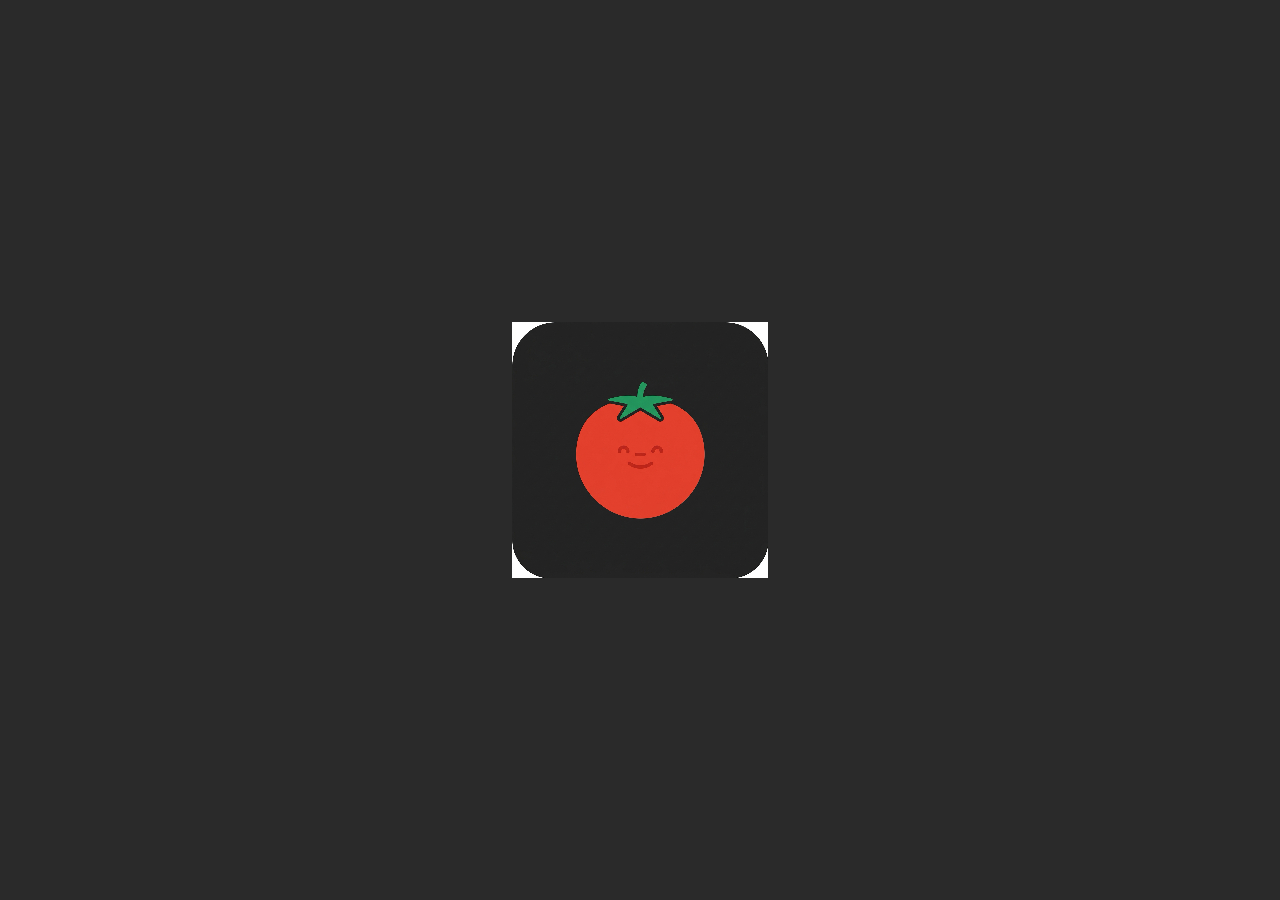
<file: web/index.html>
<!DOCTYPE html>
<html>
<head>
  <!--
    If you are serving your web app in a path other than the root, change the
    href value below to reflect the base path you are serving from.

    The path provided below has to start and end with a slash "/" in order for
    it to work correctly.

    For more details:
    * https://developer.mozilla.org/en-US/docs/Web/HTML/Element/base

    This is a placeholder for base href that will be replaced by the value of
    the `--base-href` argument provided to `flutter build`.
  -->
  <base href="$FLUTTER_BASE_HREF">

  <meta charset="UTF-8">
  <meta content="IE=Edge" http-equiv="X-UA-Compatible">
  <meta name="description" content="A new Flutter project.">

  <!-- iOS meta tags & icons -->
  <meta name="apple-mobile-web-app-capable" content="yes">
  <meta name="apple-mobile-web-app-status-bar-style" content="black">
  <meta name="apple-mobile-web-app-title" content="pomo_farm">
  <link rel="apple-touch-icon" href="icons/Icon-192.png">

  <!-- Favicon -->
  <link rel="icon" type="image/png" href="favicon.png"/>

  <title>pomo_farm</title>
  <link rel="manifest" href="manifest.json">
  <script src="splash/splash.js"></script>
  <meta content="width=device-width, initial-scale=1.0, maximum-scale=1.0, user-scalable=no" name="viewport"/>
  <link rel="stylesheet" type="text/css" href="splash/style.css">
</head>
<body>
  <picture id="splash">
    <source srcset="splash/img/light-1x.png 1x, splash/img/light-2x.png 2x, splash/img/light-3x.png 3x, splash/img/light-4x.png 4x" media="(prefers-color-scheme: light)">
    <source srcset="splash/img/dark-1x.png 1x, splash/img/dark-2x.png 2x, splash/img/dark-3x.png 3x, splash/img/dark-4x.png 4x" media="(prefers-color-scheme: dark)">
    <img class="center" aria-hidden="true" src="splash/img/light-1x.png" alt=""/>
  </picture>
  <!-- This script installs service_worker.js to provide PWA functionality to
       application. For more information, see:
       https://developers.google.com/web/fundamentals/primers/service-workers -->
  <script>
    var serviceWorkerVersion = null;
    var scriptLoaded = false;
    function loadMainDartJs() {
      if (scriptLoaded) {
        return;
      }
      scriptLoaded = true;
      var scriptTag = document.createElement('script');
      scriptTag.src = 'main.dart.js';
      scriptTag.type = 'application/javascript';
      document.body.append(scriptTag);
    }

    if ('serviceWorker' in navigator) {
      // Service workers are supported. Use them.
      window.addEventListener('load', function () {
        // Wait for registration to finish before dropping the <script> tag.
        // Otherwise, the browser will load the script multiple times,
        // potentially different versions.
        var serviceWorkerUrl = 'flutter_service_worker.js?v=' + serviceWorkerVersion;
        navigator.serviceWorker.register(serviceWorkerUrl)
          .then((reg) => {
            function waitForActivation(serviceWorker) {
              serviceWorker.addEventListener('statechange', () => {
                if (serviceWorker.state == 'activated') {
                  console.log('Installed new service worker.');
                  loadMainDartJs();
                }
              });
            }
            if (!reg.active && (reg.installing || reg.waiting)) {
              // No active web worker and we have installed or are installing
              // one for the first time. Simply wait for it to activate.
              waitForActivation(reg.installing || reg.waiting);
            } else if (!reg.active.scriptURL.endsWith(serviceWorkerVersion)) {
              // When the app updates the serviceWorkerVersion changes, so we
              // need to ask the service worker to update.
              console.log('New service worker available.');
              reg.update();
              waitForActivation(reg.installing);
            } else {
              // Existing service worker is still good.
              console.log('Loading app from service worker.');
              loadMainDartJs();
            }
          });

        // If service worker doesn't succeed in a reasonable amount of time,
        // fallback to plaint <script> tag.
        setTimeout(() => {
          if (!scriptLoaded) {
            console.warn(
              'Failed to load app from service worker. Falling back to plain <script> tag.',
            );
            loadMainDartJs();
          }
        }, 4000);
      });
    } else {
      // Service workers not supported. Just drop the <script> tag.
      loadMainDartJs();
    }
  </script>
</body>
</html>
</file>
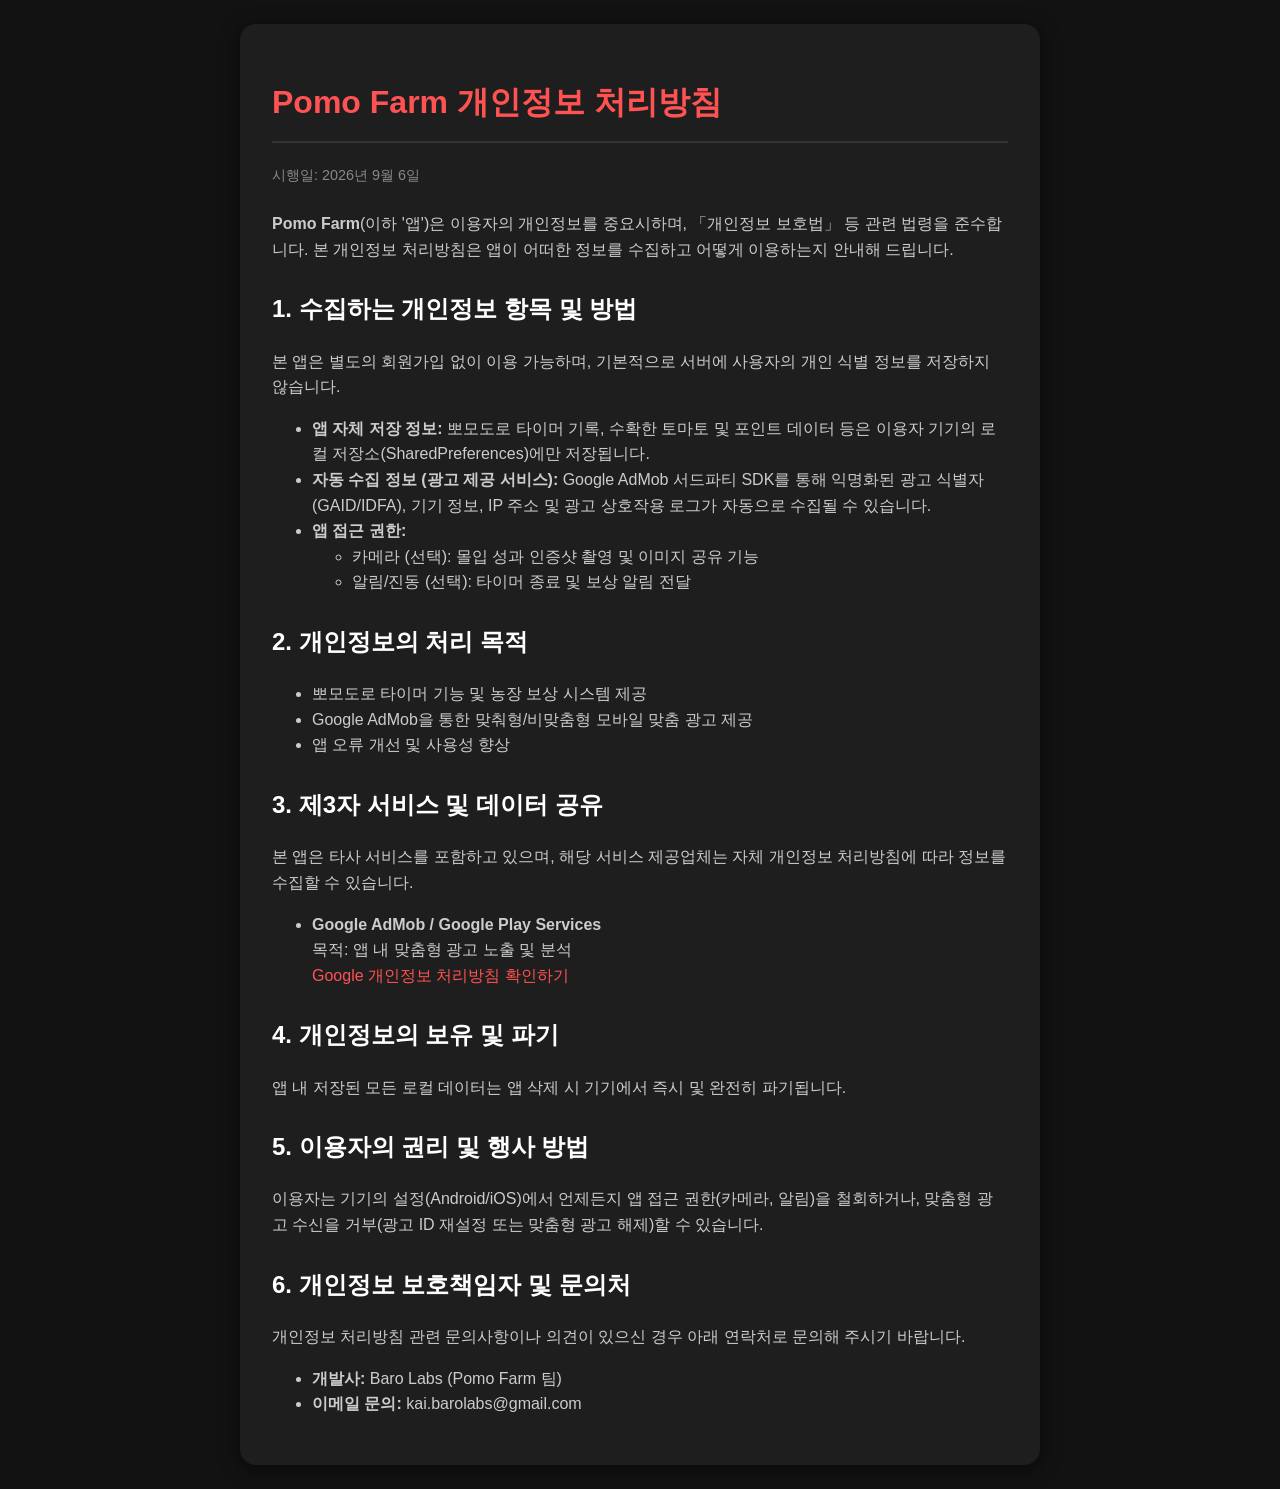
<file: web/privacy_policy.html>
<!DOCTYPE html>
<html lang="ko">
<head>
    <meta charset="UTF-8">
    <meta name="viewport" content="width=device-width, initial-scale=1.0">
    <title>Pomo Farm - 개인정보 처리방침 (Privacy Policy)</title>
    <style>
        body {
            font-family: -apple-system, BlinkMacSystemFont, "Segoe UI", Roboto, "Helvetica Neue", Arial, sans-serif;
            line-height: 1.6;
            color: #e0e0e0;
            background-color: #121212;
            max-width: 800px;
            margin: 0 auto;
            padding: 24px;
        }
        h1 {
            color: #FF5252;
            border-bottom: 2px solid #333;
            padding-bottom: 12px;
        }
        h2 {
            color: #ffffff;
            margin-top: 28px;
        }
        p, li {
            color: #cccccc;
        }
        a {
            color: #FF5252;
            text-decoration: none;
        }
        a:hover {
            text-decoration: underline;
        }
        .container {
            background-color: #1e1e1e;
            padding: 32px;
            border-radius: 16px;
            box-shadow: 0 4px 20px rgba(0,0,0,0.5);
        }
        .effective-date {
            color: #888;
            font-size: 0.9em;
            margin-bottom: 24px;
        }
    </style>
</head>
<body>
    <div class="container">
        <h1>Pomo Farm 개인정보 처리방침</h1>
        <p class="effective-date">시행일: 2026년 9월 6일</p>

        <p><strong>Pomo Farm</strong>(이하 '앱')은 이용자의 개인정보를 중요시하며, 「개인정보 보호법」 등 관련 법령을 준수합니다. 본 개인정보 처리방침은 앱이 어떠한 정보를 수집하고 어떻게 이용하는지 안내해 드립니다.</p>

        <h2>1. 수집하는 개인정보 항목 및 방법</h2>
        <p>본 앱은 별도의 회원가입 없이 이용 가능하며, 기본적으로 서버에 사용자의 개인 식별 정보를 저장하지 않습니다.</p>
        <ul>
            <li><strong>앱 자체 저장 정보:</strong> 뽀모도로 타이머 기록, 수확한 토마토 및 포인트 데이터 등은 이용자 기기의 로컬 저장소(SharedPreferences)에만 저장됩니다.</li>
            <li><strong>자동 수집 정보 (광고 제공 서비스):</strong> Google AdMob 서드파티 SDK를 통해 익명화된 광고 식별자(GAID/IDFA), 기기 정보, IP 주소 및 광고 상호작용 로그가 자동으로 수집될 수 있습니다.</li>
            <li><strong>앱 접근 권한:</strong>
                <ul>
                    <li>카메라 (선택): 몰입 성과 인증샷 촬영 및 이미지 공유 기능</li>
                    <li>알림/진동 (선택): 타이머 종료 및 보상 알림 전달</li>
                </ul>
            </li>
        </ul>

        <h2>2. 개인정보의 처리 목적</h2>
        <ul>
            <li>뽀모도로 타이머 기능 및 농장 보상 시스템 제공</li>
            <li>Google AdMob을 통한 맞춰형/비맞춤형 모바일 맞춤 광고 제공</li>
            <li>앱 오류 개선 및 사용성 향상</li>
        </ul>

        <h2>3. 제3자 서비스 및 데이터 공유</h2>
        <p>본 앱은 타사 서비스를 포함하고 있으며, 해당 서비스 제공업체는 자체 개인정보 처리방침에 따라 정보를 수집할 수 있습니다.</p>
        <ul>
            <li><strong>Google AdMob / Google Play Services</strong>
                <br>목적: 앱 내 맞춤형 광고 노출 및 분석
                <br><a href="https://policies.google.com/privacy" target="_blank" rel="noopener noreferrer">Google 개인정보 처리방침 확인하기</a>
            </li>
        </ul>

        <h2>4. 개인정보의 보유 및 파기</h2>
        <p>앱 내 저장된 모든 로컬 데이터는 앱 삭제 시 기기에서 즉시 및 완전히 파기됩니다.</p>

        <h2>5. 이용자의 권리 및 행사 방법</h2>
        <p>이용자는 기기의 설정(Android/iOS)에서 언제든지 앱 접근 권한(카메라, 알림)을 철회하거나, 맞춤형 광고 수신을 거부(광고 ID 재설정 또는 맞춤형 광고 해제)할 수 있습니다.</p>

        <h2>6. 개인정보 보호책임자 및 문의처</h2>
        <p>개인정보 처리방침 관련 문의사항이나 의견이 있으신 경우 아래 연락처로 문의해 주시기 바랍니다.</p>
        <ul>
            <li><strong>개발사:</strong> Baro Labs (Pomo Farm 팀)</li>
            <li><strong>이메일 문의:</strong> kai.barolabs@gmail.com</li>
        </ul>
    </div>
</body>
</html>
</file>
<file: web/splash/style.css>
body {
  margin:0;
  height:100%;
  background: #2A2A2A;
  
  background-size: 100% 100%;
}

.center {
  margin: 0;
  position: absolute;
  top: 50%;
  left: 50%;
  -ms-transform: translate(-50%, -50%);
  transform: translate(-50%, -50%);
}

.contain {
  display:block;
  width:100%; height:100%;
  object-fit: contain;
}

.stretch {
  display:block;
  width:100%; height:100%;
}

.cover {
  display:block;
  width:100%; height:100%;
  object-fit: cover;
}

@media (prefers-color-scheme: dark) {
  body {
    margin:0;
    height:100%;
    background: #2A2A2A;
    
    background-size: 100% 100%;
  }
}
</file>
